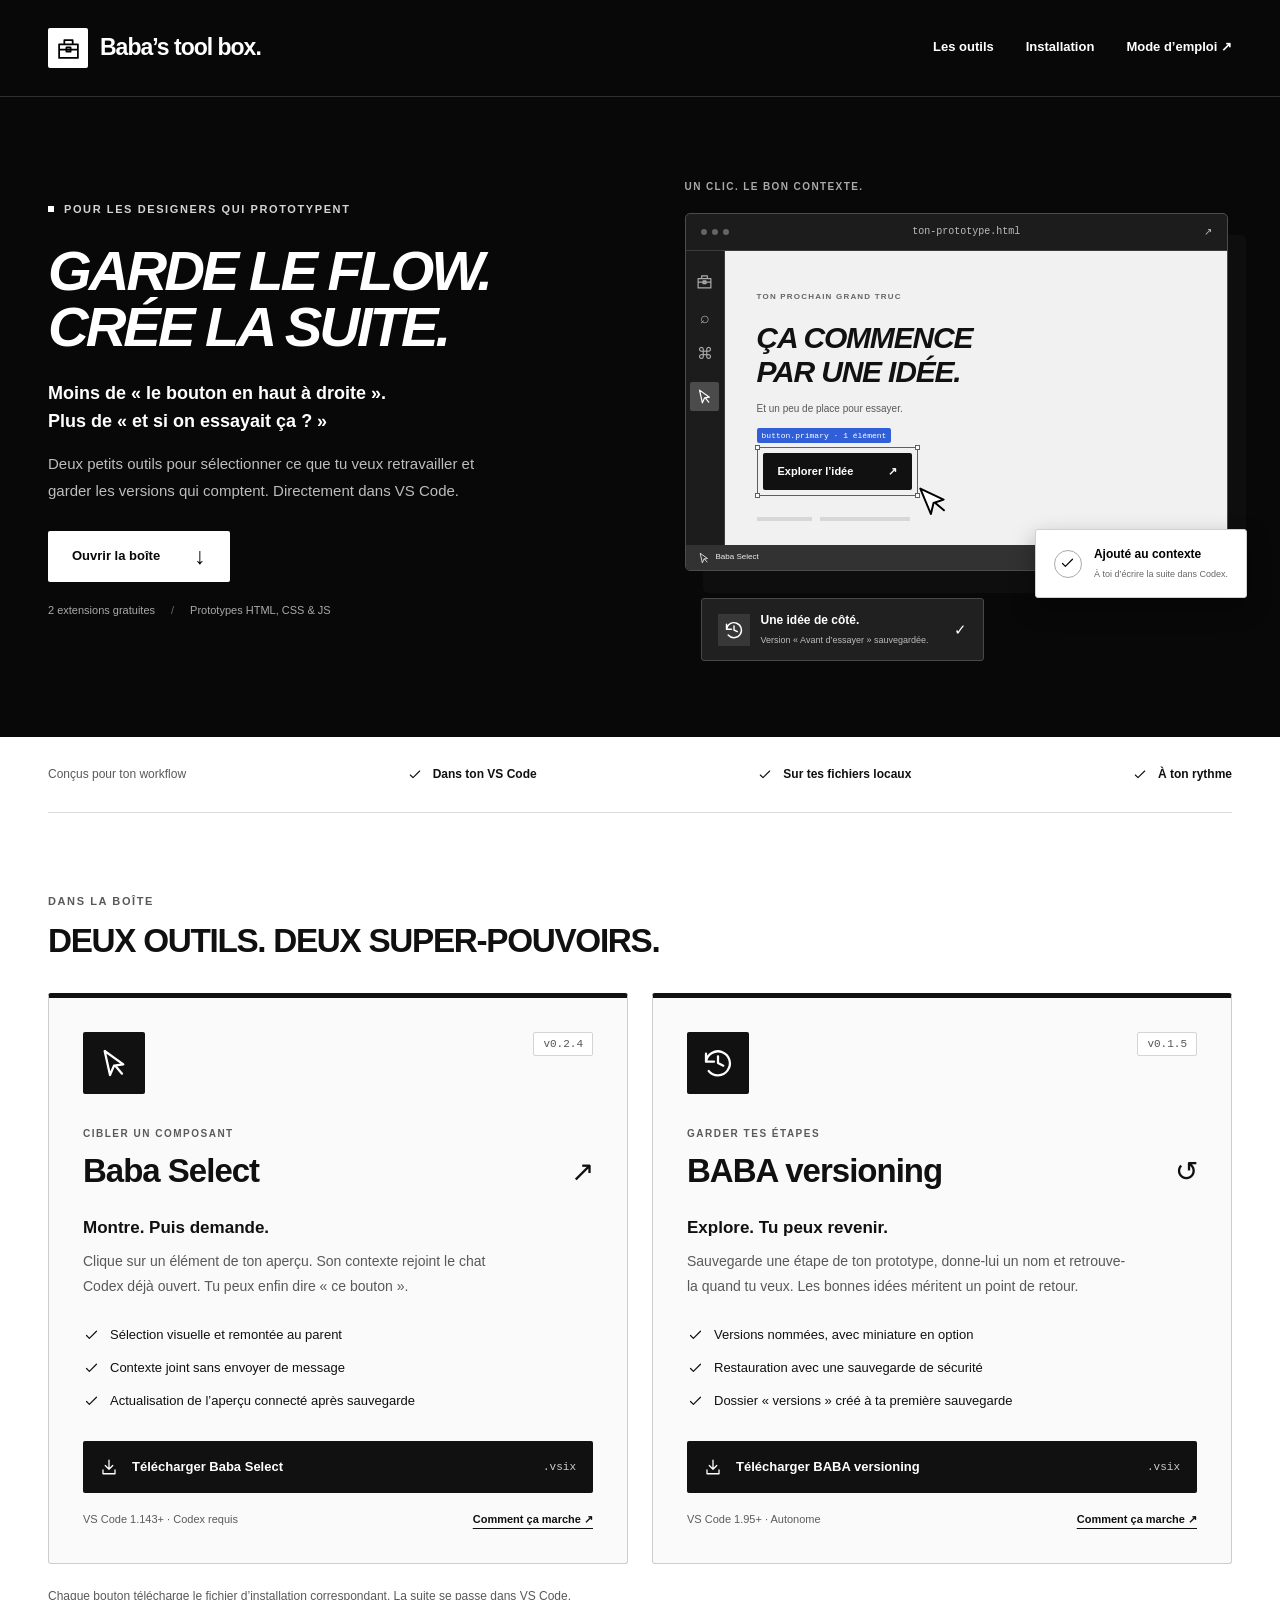
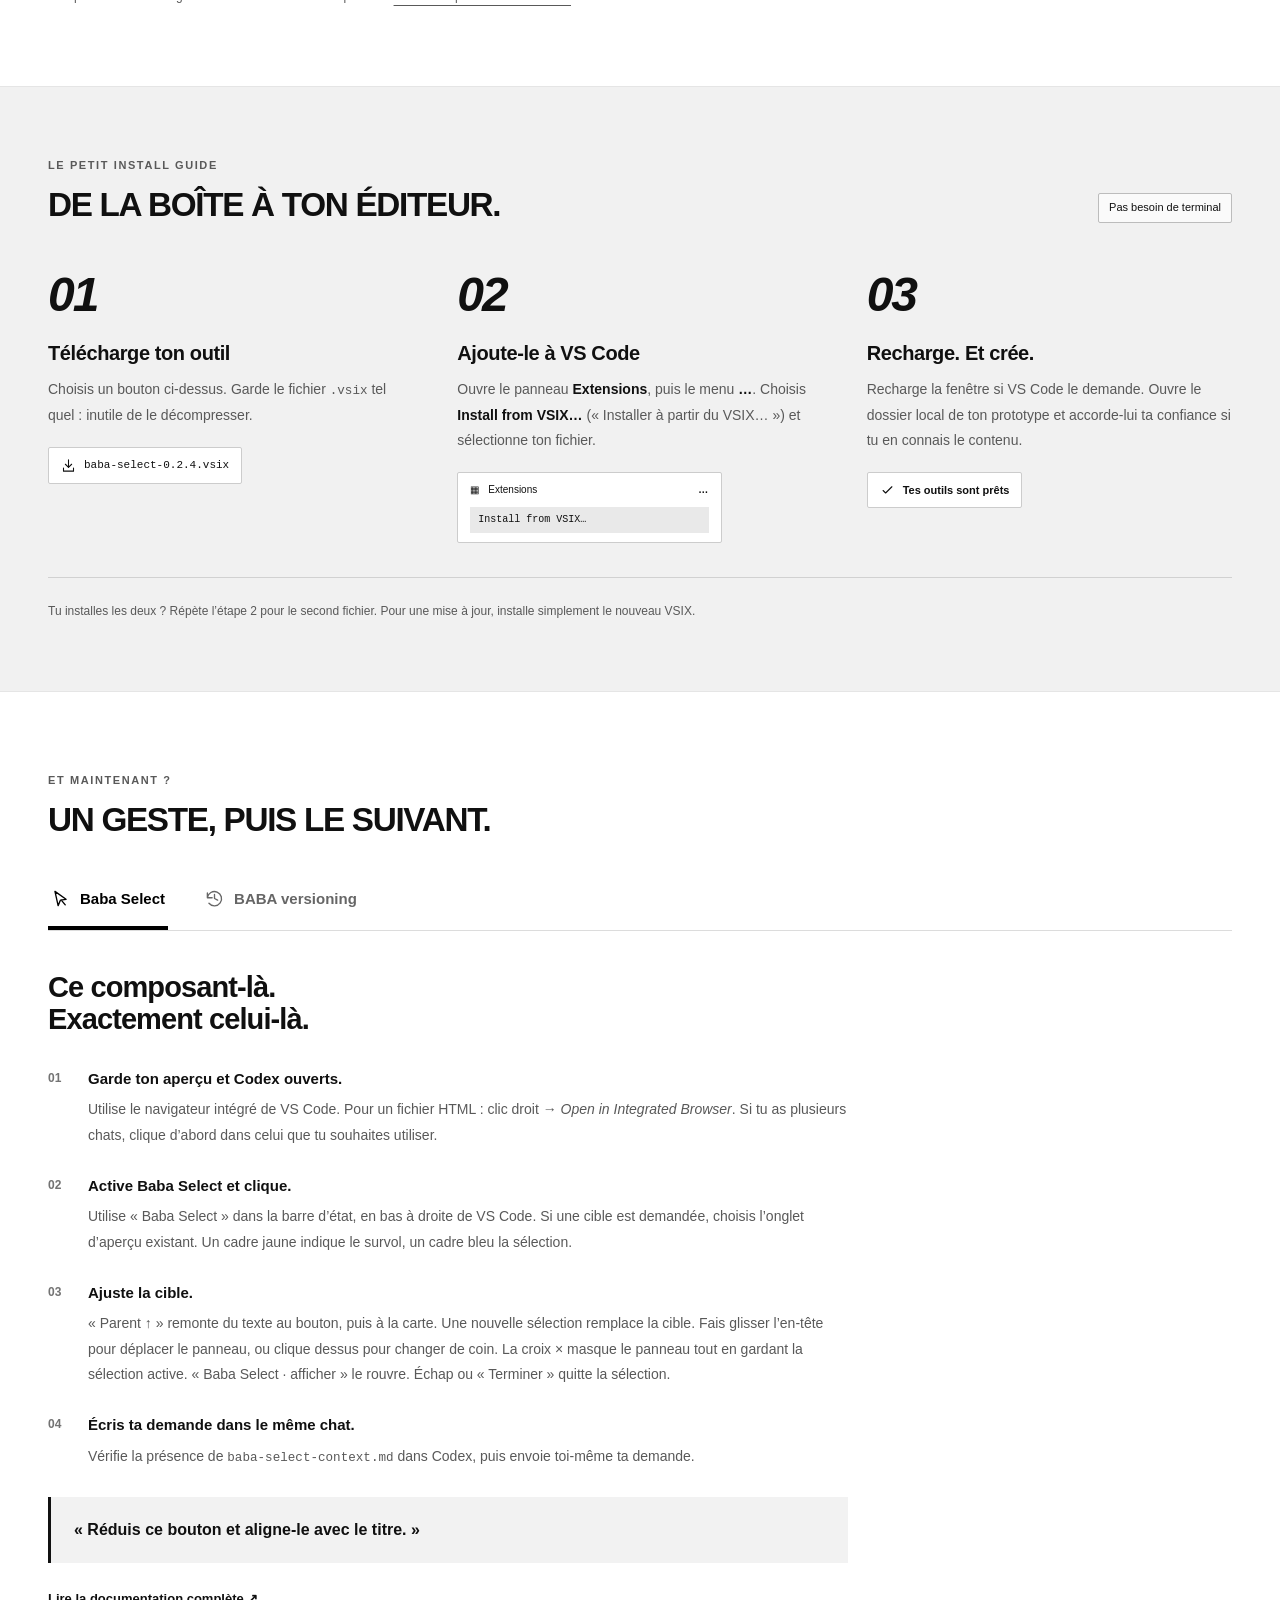
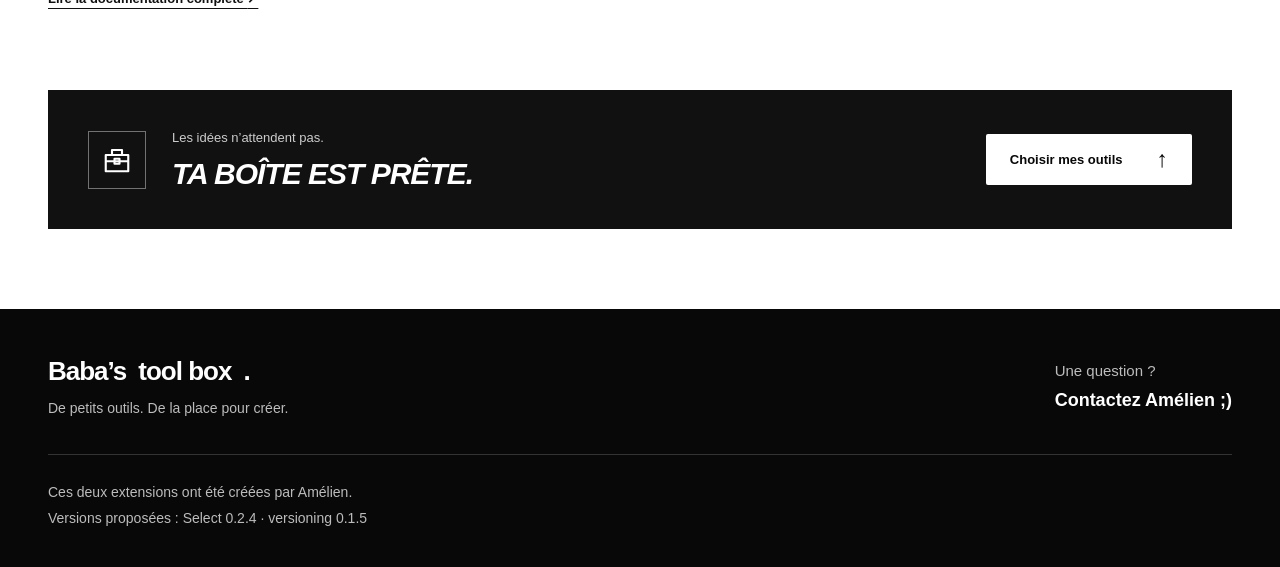
<file: index.html>
<!doctype html>
<html lang="fr">
<head>
  <meta charset="UTF-8">
  <meta name="viewport" content="width=device-width,initial-scale=1">
  <meta name="theme-color" content="#080808">
  <meta name="description" content="La boîte à outils des designers qui prototypent dans VS Code. Télécharge Baba Select et BABA versioning, puis découvre comment les installer et les utiliser.">
  <meta property="og:title" content="Baba's tool box — Garde le flow. Crée la suite.">
  <meta property="og:description" content="Deux extensions gratuites pour cibler un composant avec Codex et garder les versions de tes prototypes.">
  <meta property="og:type" content="website">
  <title>Baba's tool box — Des idées aux prototypes</title>
  <link rel="icon" href="./favicon.svg" type="image/svg+xml">
  <link rel="stylesheet" href="./styles.css">
  <script src="./app.js" defer></script>
</head>
<body>
<a class="skip" href="#contenu">Aller au contenu</a>
<svg class="svg-defs" xmlns="http://www.w3.org/2000/svg" aria-hidden="true"><defs>
  <symbol id="toolbox" viewBox="0 0 24 24"><path d="M8 7V4h8v3M3 8h18v13H3zM3 13h18M10 11h4v4h-4z"/></symbol>
  <symbol id="cursor" viewBox="0 0 24 24"><path d="m5 3 14 10-7 1-3 7zM13 14l5 6"/></symbol>
  <symbol id="history" viewBox="0 0 24 24"><path d="M3 11a9 9 0 1 1 2 7M3 5v6h6M12 7v5l4 2"/></symbol>
  <symbol id="download" viewBox="0 0 24 24"><path d="M12 3v12m-5-5 5 5 5-5M4 16v5h16v-5"/></symbol>
  <symbol id="arrow" viewBox="0 0 24 24"><path d="M4 12h16m-6-6 6 6-6 6"/></symbol>
  <symbol id="check" viewBox="0 0 24 24"><path d="m5 12 4 4L19 6"/></symbol>
  <symbol id="plus" viewBox="0 0 24 24"><path d="M12 4v16M4 12h16"/></symbol>
</defs></svg>
<div class="masthead"><header class="site-header wrap">
  <a href="#" class="brand" aria-label="Baba's tool box, accueil"><span class="brand-mark"><svg aria-hidden="true"><use href="#toolbox"/></svg></span><span>Baba’s <b>tool box</b><span class="brand-dot">.</span></span></a>
  <nav aria-label="Navigation principale"><a href="#outils">Les outils</a><a href="#installation">Installation</a><a href="#mode-emploi">Mode d’emploi <span aria-hidden="true">↗</span></a></nav>
</header></div>
<main id="contenu">
  <div class="hero-band"><section class="hero wrap" aria-labelledby="hero-title">
    <div class="hero-copy">
      <p class="eyebrow"><span class="live-dot" aria-hidden="true"></span> POUR LES DESIGNERS QUI PROTOTYPENT</p>
      <h1 id="hero-title">Garde le flow.<br><em>Crée la suite.</em></h1>
      <p class="hero-intro">Moins de « le bouton en haut à droite ».<br>Plus de « et si on essayait ça ? »</p>
      <p class="hero-description">Deux petits outils pour sélectionner ce que tu veux retravailler et garder les versions qui comptent. Directement dans VS Code.</p>
      <a class="button primary" href="#outils">Ouvrir la boîte <span aria-hidden="true">↓</span></a>
      <div class="hero-meta"><span>2 extensions gratuites</span><span>Prototypes HTML, CSS & JS</span></div>
    </div>
    <div class="hero-art" aria-label="Illustration d’un composant sélectionné et de versions sauvegardées" role="img">
      <span class="art-note">Un clic. Le bon contexte.</span>
      <div class="mock-window">
        <div class="mock-title"><span class="traffic" aria-hidden="true"><i></i><i></i><i></i></span><span>ton-prototype.html</span><span aria-hidden="true">↗</span></div>
        <div class="mock-content"><div class="mock-sidebar" aria-hidden="true"><svg aria-hidden="true"><use href="#toolbox"/></svg><span>⌕</span><span>⌘</span><svg class="side-active"><use href="#cursor"/></svg></div>
          <div class="mock-page"><span class="mini-tag">TON PROCHAIN GRAND TRUC</span><h2>Ça commence<br>par une idée<span>.</span></h2><p>Et un peu de place pour essayer.</p><div class="mock-selection"><span class="selection-label">button.primary · 1 élément</span><span class="mock-cta">Explorer l’idée <span>↗</span></span><i class="handle tl"></i><i class="handle tr"></i><i class="handle bl"></i><i class="handle br"></i></div><svg class="big-cursor" aria-hidden="true"><use href="#cursor"/></svg><div class="mock-lines"><i></i><i></i></div></div>
        </div>
        <div class="mock-status"><svg aria-hidden="true"><use href="#cursor"/></svg> Baba Select <span>Contexte prêt ✓</span></div>
      </div>
      <div class="context-float"><span class="float-icon"><svg aria-hidden="true"><use href="#check"/></svg></span><div><strong>Ajouté au contexte</strong><span>À toi d’écrire la suite dans Codex.</span></div></div>
      <div class="history-float"><span class="history-icon"><svg aria-hidden="true"><use href="#history"/></svg></span><div><strong>Une idée de côté.</strong><span>Version « Avant d’essayer » sauvegardée.</span></div><span class="history-tick">✓</span></div>
    </div>
  </section></div>
  <div class="principles wrap"><span>Conçus pour ton workflow</span><span><svg aria-hidden="true"><use href="#check"/></svg> Dans ton VS Code</span><span><svg aria-hidden="true"><use href="#check"/></svg> Sur tes fichiers locaux</span><span><svg aria-hidden="true"><use href="#check"/></svg> À ton rythme</span></div>

  <section id="outils" class="tools-section wrap" aria-labelledby="tools-title">
    <div class="section-heading"><div><p class="eyebrow">DANS LA BOÎTE</p><h2 id="tools-title">Deux outils. Deux super-pouvoirs.</h2></div></div>
    <div class="tools-grid">
      <article class="tool-card select-card">
        <div class="tool-top"><span class="tool-icon"><svg aria-hidden="true"><use href="#cursor"/></svg></span><span class="version">v0.2.4</span></div>
        <p class="tool-category">CIBLER UN COMPOSANT</p><h3>Baba Select<span>↗</span></h3>
        <p class="tool-promise">Montre. Puis demande.</p><p class="tool-description">Clique sur un élément de ton aperçu. Son contexte rejoint le chat Codex déjà ouvert. Tu peux enfin dire « ce bouton ».</p>
        <ul class="feature-list"><li><svg aria-hidden="true"><use href="#check"/></svg> Sélection visuelle et remontée au parent</li><li><svg aria-hidden="true"><use href="#check"/></svg> Contexte joint sans envoyer de message</li><li><svg aria-hidden="true"><use href="#check"/></svg> Actualisation de l’aperçu connecté après sauvegarde</li></ul>
        <div class="tool-bottom"><a class="button download" href="./downloads/baba-select-0.2.4.vsix" download="baba-select-0.2.4.vsix" data-download="select"><svg aria-hidden="true"><use href="#download"/></svg> Télécharger Baba Select <span>.vsix</span></a><div class="tool-links"><span>VS Code 1.143+ · Codex requis</span><a href="#mode-emploi" data-open-guide="select">Comment ça marche <span aria-hidden="true">↗</span></a></div></div>
      </article>
      <article class="tool-card versioning-card">
        <div class="tool-top"><span class="tool-icon"><svg aria-hidden="true"><use href="#history"/></svg></span><span class="version">v0.1.5</span></div>
        <p class="tool-category">GARDER TES ÉTAPES</p><h3>BABA versioning<span>↺</span></h3>
        <p class="tool-promise">Explore. Tu peux revenir.</p><p class="tool-description">Sauvegarde une étape de ton prototype, donne-lui un nom et retrouve-la quand tu veux. Les bonnes idées méritent un point de retour.</p>
        <ul class="feature-list"><li><svg aria-hidden="true"><use href="#check"/></svg> Versions nommées, avec miniature en option</li><li><svg aria-hidden="true"><use href="#check"/></svg> Restauration avec une sauvegarde de sécurité</li><li><svg aria-hidden="true"><use href="#check"/></svg> Dossier « versions » créé à ta première sauvegarde</li></ul>
        <div class="tool-bottom"><a class="button download" href="./downloads/baba-versioning-0.1.5.vsix" download="baba-versioning-0.1.5.vsix" data-download="versioning"><svg aria-hidden="true"><use href="#download"/></svg> Télécharger BABA versioning <span>.vsix</span></a><div class="tool-links"><span>VS Code 1.95+ · Autonome</span><a href="#mode-emploi" data-open-guide="versioning">Comment ça marche <span aria-hidden="true">↗</span></a></div></div>
      </article>
    </div>
    <p class="download-note">Chaque bouton télécharge le fichier d’installation correspondant. <a href="#installation">La suite se passe dans VS Code.</a></p>
    <p id="download-status" class="sr-only" role="status" aria-live="polite"></p>
  </section>

  <section id="installation" class="install-section" aria-labelledby="install-title"><div class="wrap">
    <div class="section-heading"><div><p class="eyebrow">LE PETIT INSTALL GUIDE</p><h2 id="install-title">De la boîte à ton éditeur.</h2></div><span class="pill">Pas besoin de terminal</span></div>
    <ol class="install-steps">
      <li><span class="step-number">01</span><h3>Télécharge ton outil</h3><p>Choisis un bouton ci-dessus. Garde le fichier <code>.vsix</code> tel quel : inutile de le décompresser.</p><span class="file-chip"><svg aria-hidden="true"><use href="#download"/></svg> baba-select-0.2.4.vsix</span></li>
      <li><span class="step-number">02</span><h3>Ajoute-le à VS Code</h3><p>Ouvre le panneau <strong>Extensions</strong>, puis le menu <strong>…</strong>. Choisis <strong>Install from VSIX…</strong> (« Installer à partir du VSIX… ») et sélectionne ton fichier.</p><div class="menu-sketch"><span aria-hidden="true">▦</span> Extensions <b>…</b><span class="menu-option">Install from VSIX…</span></div></li>
      <li><span class="step-number">03</span><h3>Recharge. Et crée.</h3><p>Recharge la fenêtre si VS Code le demande. Ouvre le dossier local de ton prototype et accorde-lui ta confiance si tu en connais le contenu.</p><span class="ready-chip"><svg aria-hidden="true"><use href="#check"/></svg> Tes outils sont prêts</span></li>
    </ol>
    <div class="install-footnote"><p>Tu installes les deux ? Répète l’étape 2 pour le second fichier. Pour une mise à jour, installe simplement le nouveau VSIX.</p></div>
  </div></section>

  <section id="mode-emploi" class="guide-section wrap" aria-labelledby="guide-title">
    <div class="section-heading"><div><p class="eyebrow">ET MAINTENANT ?</p><h2 id="guide-title">Un geste, puis le suivant.</h2></div></div>
    <div class="guide-tabs" role="tablist" aria-label="Choisir le tutoriel"><button type="button" id="tab-select" role="tab" aria-controls="panel-select" aria-selected="true" tabindex="0"><svg aria-hidden="true"><use href="#cursor"/></svg> Baba Select</button><button type="button" id="tab-versioning" role="tab" aria-controls="panel-versioning" aria-selected="false" tabindex="-1"><svg aria-hidden="true"><use href="#history"/></svg> BABA versioning</button></div>
    <div id="panel-select" role="tabpanel" aria-labelledby="tab-select" class="guide-panel">
      <div class="recipe"><h3>Ce composant-là.<br>Exactement celui-là.</h3><ol><li><strong>Garde ton aperçu et Codex ouverts.</strong><p>Utilise le navigateur intégré de VS Code. Pour un fichier HTML : clic droit → <em>Open in Integrated Browser</em>. Si tu as plusieurs chats, clique d’abord dans celui que tu souhaites utiliser.</p></li><li><strong>Active Baba Select et clique.</strong><p>Utilise « Baba Select » dans la barre d’état, en bas à droite de VS Code. Si une cible est demandée, choisis l’onglet d’aperçu existant. Un cadre jaune indique le survol, un cadre bleu la sélection.</p></li><li><strong>Ajuste la cible.</strong><p>« Parent ↑ » remonte du texte au bouton, puis à la carte. Une nouvelle sélection remplace la cible. Fais glisser l’en-tête pour déplacer le panneau, ou clique dessus pour changer de coin. La croix × masque le panneau tout en gardant la sélection active. « Baba Select · afficher » le rouvre. Échap ou « Terminer » quitte la sélection.</p></li><li><strong>Écris ta demande dans le même chat.</strong><p>Vérifie la présence de <code>baba-select-context.md</code> dans Codex, puis envoie toi-même ta demande.</p></li></ol><blockquote>« Réduis ce bouton et aligne-le avec le titre. »</blockquote><a class="text-link" href="./docs/baba-select.md" target="_blank" rel="noopener">Lire la documentation complète <span aria-hidden="true">↗</span></a></div>
    </div>
    <div id="panel-versioning" role="tabpanel" aria-labelledby="tab-versioning" class="guide-panel" hidden>
      <div class="recipe"><h3>Laisse une trace.<br>Ose la prochaine idée.</h3><ol><li><strong>Ouvre le bon dossier.</strong></li><li><strong>Crée ton premier point de sauvegarde.</strong><p>Dans la barre latérale à gauche de VS Code, clique sur l’icône en forme de pendule avec une flèche pour ouvrir BABA versioning. Clique ensuite sur « Sauvegarder une version ». Donne-lui un nom, une description et, si tu veux, une miniature.</p></li><li><strong>Continue à explorer.</strong><p>Le dossier <code>versions</code> apparaît à la première sauvegarde réussie. Enregistrer ton fichier source ne crée pas de nouvelle version : tu choisis chaque étape à conserver.</p></li><li><strong>Reviens ou pars dans une autre direction.</strong><p>« Restaurer » remet le projet dans l’état choisi et conserve d’abord l’état actuel dans une version de sécurité. « Créer une variante » crée une copie indépendante.</p></li></ol><div class="recipe-callout"><svg aria-hidden="true"><use href="#history"/></svg><p>Avant une restauration, mets en pause Codex et les autres outils qui écrivent dans le projet.</p></div><a class="text-link" href="./docs/baba-versioning.md" target="_blank" rel="noopener">Lire la documentation complète <span aria-hidden="true">↗</span></a></div>
    </div>
    <noscript><p class="noscript-note">Les téléchargements et l’installation fonctionnent sans JavaScript. Pour le second tutoriel, consulte la <a href="./docs/baba-versioning.md">documentation BABA versioning</a>.</p></noscript>
  </section>

  <section class="closing wrap"><span class="closing-icon"><svg aria-hidden="true"><use href="#toolbox"/></svg></span><div><p>Les idées n’attendent pas.</p><h2>Ta boîte est prête.</h2></div><a class="button primary" href="#outils">Choisir mes outils <span aria-hidden="true">↑</span></a></section>
</main>
<div class="footer-band"><footer class="site-footer wrap"><div><a class="brand" href="#">Baba’s <b>tool box</b><span class="brand-dot">.</span></a><p>De petits outils. De la place pour créer.</p></div><p class="footer-contact">Une question ?<br><strong>Contactez Amélien ;)</strong></p><p class="footer-small">Ces deux extensions ont été créées par Amélien.<br>Versions proposées : Select 0.2.4 · versioning 0.1.5</p></footer></div>
</body>
</html>
</file>
<file: styles.css>
:root {
  --paper: #fff;
  --ink: #101010;
  --muted: #595959;
  --line: #dcdcdc;
  --night: #080808;
  --focus: #2859e2;
  --font: Arial, Helvetica, sans-serif;
  --display: "Arial Black", "Helvetica Neue", Arial, sans-serif;
}
* { box-sizing: border-box; }
html { scroll-behavior: smooth; scroll-padding-top: 28px; }
body { margin: 0; background: var(--paper); color: var(--ink); font-family: var(--font); font-size: 16px; line-height: 1.6; -webkit-font-smoothing: antialiased; }
button, a { touch-action: manipulation; -webkit-tap-highlight-color: transparent; }
button { font: inherit; color: inherit; cursor: pointer; }
a { color: inherit; text-underline-offset: 5px; }
a:focus-visible, button:focus-visible { outline: 3px solid var(--focus); outline-offset: 5px; }
.masthead a:focus-visible, .hero-band a:focus-visible, .footer-band a:focus-visible, .closing a:focus-visible { outline-color: #91b6ff; }
svg { width: 24px; height: 24px; fill: none; stroke: currentColor; stroke-width: 1.7; stroke-linecap: round; stroke-linejoin: round; flex-shrink: 0; }
h1, h2, h3, h4, p { margin: 0; }
h1, h2, h3, h4 { line-height: 1.12; }
[hidden] { display: none !important; }
.svg-defs { position: absolute; width: 0; height: 0; overflow: hidden; }
.wrap { width: min(1240px, calc(100% - 96px)); margin-inline: auto; }
.sr-only, .skip:not(:focus) { position: absolute; width: 1px; height: 1px; padding: 0; margin: -1px; overflow: hidden; clip: rect(0,0,0,0); white-space: nowrap; border: 0; }
.skip:focus { position: fixed; top: 12px; left: 12px; padding: 12px 18px; background: white; color: black; z-index: 100; }
.masthead { background: var(--night); color: white; border-bottom: 1px solid #303030; }
.site-header { min-height: 96px; display: flex; align-items: center; justify-content: space-between; gap: 32px; padding-block: 18px; }
.brand { display: flex; align-items: center; gap: 12px; text-decoration: none; font-size: 23px; line-height: 1.1; letter-spacing: -1px; font-weight: 700; white-space: nowrap; }
.brand b { font-family: var(--display); font-weight: 900; }
.brand-dot { color: inherit; }
.brand-mark { display: grid; place-items: center; height: 40px; width: 40px; background: white; color: black; border-radius: 2px; }
.brand-mark svg { width: 25px; height: 25px; }
nav { display: flex; align-items: center; gap: 32px; font-size: 13px; font-weight: 700; }
nav a { text-decoration: none; padding-block: 10px; border-bottom: 2px solid transparent; }
nav a:hover { border-bottom-color: white; }
.hero-band { background: var(--night); color: white; overflow: hidden; }
.hero { display: grid; grid-template-columns: 1.06fr 1fr; gap: 48px; align-items: center; padding-block: 76px 90px; min-height: 640px; }
.eyebrow { font-size: 11px; letter-spacing: 1.6px; font-weight: 700; line-height: 1.5; display: flex; align-items: center; gap: 10px; }
.hero .eyebrow { color: #d4d4d4; }
.live-dot { width: 6px; height: 6px; background: white; }
.hero h1 { font-family: var(--display); font-size: clamp(44px, 4.4vw, 66px); font-style: italic; text-transform: uppercase; font-weight: 900; line-height: 1; letter-spacing: -3px; margin: 26px 0 24px; }
.hero h1 em { font: inherit; color: #fff; }
.hero-intro { font-size: 18px; line-height: 1.55; font-weight: 700; }
.hero-description { max-width: 465px; color: #bdbdbd; font-size: 15px; line-height: 1.75; margin: 16px 0 27px; }
.button { display: inline-flex; align-items: center; justify-content: center; gap: 14px; min-height: 50px; border: 1px solid transparent; border-radius: 2px; padding: 13px 23px; text-decoration: none; font-size: 13px; line-height: 1.4; font-weight: 700; transition: background .16s, color .16s; }
.button.primary { background: white; color: #080808; }
.button.primary:hover { background: #dedede; }
.button.primary > span { font-size: 23px; line-height: 1; margin-left: 20px; }
.hero-meta { display: flex; flex-wrap: wrap; gap: 8px 16px; margin-top: 20px; color: #aaa; font-size: 11px; }
.hero-meta span + span::before { content: "/"; margin-right: 16px; color: #676767; }
/* The existing prototype illustration is decorative, not an interactive demo. */
.hero-art { position: relative; display: flex; align-items: center; min-height: 425px; padding: 34px 4px 70px; }
.art-note { position: absolute; top: 0; left: 4px; font-size: 10px; font-weight: 700; letter-spacing: 1.4px; text-transform: uppercase; color: #aaa; }
.mock-window { width: 100%; border: 1px solid #4c4c4c; border-radius: 5px; overflow: hidden; background: #1c1c1c; box-shadow: 18px 22px 0 #ffffff06; }
.mock-title { height: 37px; display: flex; align-items: center; justify-content: space-between; gap: 12px; padding-inline: 15px; font: 10px ui-monospace, monospace; color: #bdbdbd; border-bottom: 1px solid #3c3c3c; }
.traffic { display: flex; gap: 5px; }
.traffic i { width: 6px; height: 6px; background: #646464; border-radius: 50%; }
.mock-content { display: flex; min-height: 280px; }
.mock-sidebar { width: 39px; display: flex; flex-direction: column; align-items: center; gap: 20px; padding-top: 22px; border-right: 1px solid #3c3c3c; color: #aaa; }
.mock-sidebar svg { width: 17px; height: 17px; }
.mock-sidebar > span { line-height: 1; }
.mock-sidebar .side-active { color: white; background: #4b4b4b; padding: 6px; box-sizing: content-box; border-radius: 2px; }
.mock-page { position: relative; min-width: 0; flex: 1; padding: 30px 32px 24px; background: #f1f1f1; color: #111; }
.mini-tag { font-size: 8px; font-weight: 700; letter-spacing: 1.2px; color: #656565; }
.mock-page h2 { font-family: var(--display); font-size: 30px; text-transform: uppercase; font-style: italic; font-weight: 900; letter-spacing: -1.2px; margin: 15px 0 12px; }
.mock-page > p { color: #595959; font-size: 10px; }
.mock-selection { position: relative; display: inline-block; margin-top: 30px; border: 1px solid #315fd8; padding: 5px; }
.mock-cta { display: flex; align-items: center; gap: 35px; padding: 10px 15px; background: #111; color: white; font-size: 11px; font-weight: 700; border-radius: 2px; }
.selection-label { position: absolute; bottom: calc(100% + 5px); left: -1px; white-space: nowrap; background: #315fd8; color: white; padding: 3px 5px; border-radius: 2px; font: 8px ui-monospace, monospace; }
.handle { width: 5px; height: 5px; background: white; border: 1px solid #315fd8; position: absolute; }
.tl { top: -3px; left: -3px; }.tr { top: -3px; right: -3px; }.bl { bottom: -3px; left: -3px; }.br { bottom: -3px; right: -3px; }
.big-cursor { position: absolute; width: 36px; height: 36px; bottom: 27px; left: 190px; fill: white; stroke: black; stroke-width: 1.3; transform: rotate(-10deg); }
.mock-lines { display: flex; gap: 8px; margin-top: 21px; }
.mock-lines i { height: 4px; width: 55px; background: #d7d7d7; }
.mock-lines i:last-child { width: 90px; }
.mock-status { height: 25px; display: flex; align-items: center; gap: 6px; padding-inline: 12px; background: #323232; font-size: 8px; color: #eee; }
.mock-status svg { width: 12px; height: 12px; }
.mock-status > span { margin-left: auto; }
.context-float { position: absolute; right: -15px; bottom: 43px; display: flex; align-items: center; gap: 12px; padding: 16px 18px; background: white; color: black; border: 1px solid #d0d0d0; border-radius: 3px; box-shadow: 0 10px 25px #0005; }
.float-icon { display: grid; place-items: center; width: 28px; height: 28px; border: 1px solid #aaa; border-radius: 50%; }
.float-icon svg { width: 17px; height: 17px; }
.context-float strong, .history-float strong { display: block; font-size: 12px; line-height: 1.4; font-weight: 700; }
.context-float div > span, .history-float div > span { display: block; margin-top: 4px; font-size: 9px; color: #666; }
.history-float { position: absolute; left: 20px; bottom: -20px; display: flex; align-items: center; gap: 11px; padding: 13px 16px; border: 1px solid #484848; border-radius: 3px; background: #202020; color: #fff; }
.history-float div > span { color: #bcbcbc; }
.history-icon { display: grid; place-items: center; width: 32px; height: 32px; background: #373737; }
.history-icon svg { width: 20px; height: 20px; }
.history-tick { margin-left: 15px; color: white; font-size: 15px; }
.principles { display: flex; align-items: center; justify-content: space-between; gap: 20px; border-bottom: 1px solid var(--line); padding-block: 28px; font-size: 12px; font-weight: 700; }
.principles > span { display: flex; align-items: center; gap: 10px; }
.principles > span:first-child { font-weight: 400; color: var(--muted); }
.principles svg { height: 16px; width: 16px; }
.tools-section { padding-block: 80px; }
.section-heading { display: flex; align-items: flex-end; justify-content: space-between; gap: 25px; margin-bottom: 34px; }
.section-heading .eyebrow { color: var(--muted); }
.section-heading h2 { font-family: var(--display); font-size: clamp(28px, 2.6vw, 38px); font-weight: 900; text-transform: uppercase; letter-spacing: -1.3px; margin-top: 12px; }
.tools-grid { display: grid; grid-template-columns: 1fr 1fr; gap: 24px; }
.tool-card { display: flex; flex-direction: column; padding: 34px; border: 1px solid #cdcdcd; border-top: 5px solid #111; border-radius: 3px; background: #fafafa; }
.tool-top { display: flex; align-items: flex-start; justify-content: space-between; margin-bottom: 32px; }
.tool-icon { display: grid; place-items: center; width: 62px; height: 62px; background: #111; color: white; border-radius: 2px; }
.tool-icon svg { width: 32px; height: 32px; }
.version { border: 1px solid #d4d4d4; border-radius: 2px; padding: 3px 9px; font: 11px/1.5 ui-monospace, monospace; color: #555; background: white; }
.tool-category { color: #5a5a5a; font-size: 10px; font-weight: 700; letter-spacing: 1.5px; }
.tool-card h3 { display: flex; align-items: center; justify-content: space-between; gap: 12px; font-size: 33px; font-weight: 800; letter-spacing: -1px; margin: 11px 0 24px; }
.tool-card h3 > span { font-size: 28px; font-weight: 400; }
.tool-promise { font-size: 17px; font-weight: 700; margin-bottom: 8px; }
.tool-description { font-size: 14px; color: var(--muted); line-height: 1.75; max-width: 440px; }
.feature-list { padding: 0; margin: 27px 0 30px; list-style: none; display: grid; gap: 12px; font-size: 13px; }
.feature-list li { display: flex; align-items: flex-start; gap: 10px; }
.feature-list svg { width: 17px; height: 17px; margin-top: 2px; }
.tool-bottom { margin-top: auto; }
.button.download { background: #111; color: white; width: 100%; min-height: 52px; padding-inline: 16px; justify-content: flex-start; }
.button.download:hover { background: #363636; }
.download svg { width: 18px; height: 18px; }
.download > span { margin-left: auto; font: 11px ui-monospace, monospace; color: #ccc; }
.tool-links { display: flex; justify-content: space-between; flex-wrap: wrap; gap: 12px; font-size: 11px; margin-top: 18px; }
.tool-links > span { color: #5c5c5c; }
.tool-links > a { font-weight: 700; }
.download-note { color: var(--muted); font-size: 12px; margin-top: 23px; }
.install-section { background: #f1f1f1; padding-block: 70px; border-block: 1px solid #e5e5e5; }
.pill { border: 1px solid #bcbcbc; padding: 5px 10px; border-radius: 2px; font-size: 11px; white-space: nowrap; background: #fafafa; }
.install-steps { list-style: none; display: grid; grid-template-columns: repeat(3, 1fr); gap: 44px; margin: 48px 0 34px; padding: 0; }
.install-steps > li { position: relative; min-width: 0; }
.step-number { font-family: var(--display); font-size: 48px; font-weight: 900; font-style: italic; letter-spacing: -2px; line-height: 1; }
.install-steps h3 { font-size: 20px; letter-spacing: -.4px; margin: 23px 0 13px; }
.install-steps p { color: var(--muted); font-size: 14px; line-height: 1.8; }
.install-steps strong { color: var(--ink); }
code { font-family: ui-monospace, SFMono-Regular, Consolas, monospace; font-size: .9em; overflow-wrap: anywhere; }
.file-chip, .ready-chip { display: inline-flex; align-items: center; gap: 8px; font: 11px/1.5 ui-monospace, monospace; padding: 9px 12px; border: 1px solid #ccc; background: #fff; border-radius: 2px; margin-top: 19px; max-width: 100%; overflow-wrap: anywhere; }
.file-chip svg, .ready-chip svg { width: 15px; height: 15px; }
.ready-chip { font-family: var(--font); font-weight: 700; }
.menu-sketch { font-size: 10px; display: flex; flex-wrap: wrap; align-items: center; gap: 9px; max-width: 265px; padding: 9px 12px; margin-top: 19px; background: white; border: 1px solid #ccc; border-radius: 2px; }
.menu-sketch b { margin-left: auto; letter-spacing: 1px; }
.menu-option { flex-basis: 100%; background: #e9e9e9; font: 10px/1.6 ui-monospace, monospace; padding: 5px 8px; }
.install-footnote { border-top: 1px solid #d1d1d1; padding-top: 24px; font-size: 12px; color: var(--muted); }
.install-footnote p { max-width: 790px; }
.guide-section { padding-block: 80px; }
.guide-tabs { border-bottom: 1px solid var(--line); display: flex; gap: 34px; margin-bottom: 40px; }
.guide-tabs > button { display: flex; align-items: center; gap: 10px; padding: 15px 3px; border: 0; border-bottom: 4px solid transparent; background: none; font-weight: 700; font-size: 15px; color: #666; }
.guide-tabs > button[aria-selected=true] { color: black; border-bottom-color: black; }
.guide-tabs > button:hover { color: black; }
.guide-tabs svg { width: 19px; height: 19px; }
.guide-panel { max-width: 800px; }
.recipe h3 { font-size: 29px; letter-spacing: -.9px; font-weight: 800; margin: 0 0 30px; }
.recipe ol { counter-reset: recipe; list-style: none; padding: 0; margin: 0; display: grid; gap: 25px; }
.recipe li { padding-left: 40px; position: relative; counter-increment: recipe; }
.recipe li::before { content: counter(recipe, decimal-leading-zero); position: absolute; left: 0; top: 0; font-size: 12px; line-height: 24px; font-weight: 700; color: #737373; }
.recipe li strong { font-size: 15px; }
.recipe li p { color: var(--muted); font-size: 14px; line-height: 1.8; margin-top: 6px; }
.recipe blockquote { font-size: 16px; font-weight: 700; line-height: 1.6; background: #f2f2f2; padding: 20px 23px; border-left: 3px solid #111; margin: 28px 0 22px; }
.text-link { font-size: 13px; font-weight: 700; }
.recipe-callout { display: flex; align-items: flex-start; gap: 12px; padding: 20px; margin: 26px 0; background: #f2f2f2; border-left: 3px solid #111; }
.recipe-callout svg { width: 20px; height: 20px; }
.recipe-callout p { font-size: 13px; }
.closing { display: flex; align-items: center; gap: 26px; background: #111; color: white; padding: 38px 40px; margin-bottom: 80px; }
.closing-icon { display: grid; place-items: center; width: 58px; height: 58px; border: 1px solid #727272; flex-shrink: 0; }
.closing-icon svg { width: 30px; height: 30px; }
.closing p { font-size: 13px; color: #ccc; margin-bottom: 8px; }
.closing h2 { font-family: var(--display); text-transform: uppercase; font-style: italic; font-size: 30px; font-weight: 900; letter-spacing: -1px; }
.closing .button { margin-left: auto; white-space: nowrap; }
.footer-band { background: var(--night); color: white; }
.site-footer { display: grid; grid-template-columns: 1fr auto; gap: 34px; align-items: start; padding-block: 48px 35px; }
.site-footer .brand { font-size: 26px; }
.site-footer > div > p { font-size: 14px; margin-top: 12px; color: #bcbcbc; }
.footer-contact { font-size: 15px; line-height: 1.8; color: #bcbcbc; }
.footer-contact strong { font-size: 18px; color: white; }
.footer-small { grid-column: 1/-1; border-top: 1px solid #333; padding-top: 24px; color: #bcbcbc; font-size: 14px; line-height: 1.9; }
.noscript-note { font-size: 14px; border: 1px solid var(--line); padding: 18px; margin-top: 22px; }
@media (max-width: 1100px) {
  .wrap { width: calc(100% - 56px); }
  .hero { gap: 32px; padding-block: 65px 80px; }
  .hero h1 { font-size: 48px; letter-spacing: -2.5px; }
  .hero-intro { font-size: 16px; }
  .hero-description { font-size: 14px; }
  .mock-page { padding: 28px 23px 25px; }
  .mock-page h2 { font-size: 27px; }
  .context-float { right: -4px; padding: 13px; }
  .history-float { left: 5px; padding: 12px; }
  .tool-card { padding: 28px; }
  .tool-card h3 { font-size: 29px; }
  .install-steps { gap: 30px; }
  .closing { padding: 32px; }
  .closing h2 { font-size: 25px; }
  nav { gap: 24px; }
}
@media (max-width: 860px) {
  .hero { grid-template-columns: 1fr; gap: 42px; padding-block: 55px 75px; }
  .hero h1 { font-size: clamp(48px, 8vw, 66px); }
  .hero-copy { max-width: 620px; }
  .hero-description { max-width: 540px; }
  .hero-art { width: min(520px, 100%); justify-self: center; }
  .mock-page h2 { font-size: 32px; }
  .site-header { flex-wrap: wrap; gap: 12px; }
  .principles { display: grid; grid-template-columns: 1fr 1fr; gap: 16px; }
  .tools-section, .guide-section { padding-block: 60px; }
  .tools-grid { gap: 18px; }
  .tool-card { padding: 24px; }
  .tool-card h3 { font-size: 26px; }
  .tool-promise { font-size: 15px; }
  .button.download { font-size: 12px; gap: 10px; }
  .tool-links { flex-direction: column; align-items: start; }
  .install-steps { grid-template-columns: 1fr; gap: 30px; }
  .install-steps > li { padding-left: 66px; }
  .step-number { position: absolute; top: 0; left: 0; font-size: 37px; }
  .install-steps h3 { margin-top: 0; }
  .closing { flex-wrap: wrap; }
  .closing .button { margin-left: 84px; }
}
@media (max-width: 600px) {
  .wrap { width: calc(100% - 40px); }
  .site-header { padding-block: 21px 13px; gap: 17px; }
  .brand { font-size: 23px; }
  .brand-mark { height: 34px; width: 34px; }
  .brand-mark svg { height: 23px; width: 23px; }
  nav { width: 100%; justify-content: space-between; gap: 12px; font-size: 12px; }
  nav a { padding-block: 9px; }
  .hero { padding-top: 42px; gap: 40px; }
  .hero .eyebrow { font-size: 9px; letter-spacing: 1px; }
  .hero h1 { font-size: clamp(39px, 9vw, 54px); letter-spacing: -2px; line-height: 1.06; }
  .hero-intro { font-size: 16px; }
  .hero-description { font-size: 14px; }
  .hero-meta { font-size: 10px; gap: 8px 10px; }
  .hero-meta span + span::before { margin-right: 10px; }
  .hero-art { min-height: 425px; }
  .mock-page { padding: 28px 18px 25px; }
  .mock-page h2 { font-size: 27px; }
  .mock-sidebar { width: 33px; }
  .mock-cta { gap: 22px; font-size: 10px; }
  .big-cursor { left: 170px; }
  .context-float { right: 0; bottom: 43px; }
  .history-float { left: 0; bottom: -21px; }
  .principles { font-size: 11px; gap: 16px 12px; padding-block: 25px; }
  .principles > span { gap: 7px; }
  .section-heading h2 { font-size: 28px; line-height: 1.14; letter-spacing: -1px; }
  .tools-grid { grid-template-columns: 1fr; gap: 24px; }
  .tool-card { padding: 27px; }
  .tool-card h3 { font-size: 30px; }
  .tool-promise { font-size: 17px; }
  .tool-links { flex-direction: row; }
  .button.download { font-size: 13px; }
  .install-section { padding-block: 52px; }
  .install-section .section-heading { align-items: start; flex-direction: column; gap: 18px; }
  .install-steps { margin-top: 36px; }
  .install-steps > li { padding-left: 55px; }
  .step-number { font-size: 33px; }
  .guide-tabs { gap: 24px; margin-bottom: 32px; }
  .guide-tabs > button { font-size: 13px; gap: 8px; }
  .recipe h3 { font-size: 27px; }
  .recipe li { padding-left: 33px; }
  .recipe blockquote { font-size: 15px; padding: 18px; }
  .closing { padding: 28px 24px; gap: 18px; margin-bottom: 60px; }
  .closing-icon { width: 46px; height: 46px; }
  .closing-icon svg { width: 26px; height: 26px; }
  .closing h2 { font-size: 24px; }
  .closing .button { width: 100%; margin: 6px 0 0; }
  .site-footer { grid-template-columns: 1fr; gap: 29px; padding-top: 38px; }
}
@media (max-width: 365px) {
  .wrap { width: calc(100% - 32px); }
  .hero h1 { font-size: 37px; }
  .hero-intro { font-size: 14px; }
  .hero-meta { flex-direction: column; }
  .hero-meta span + span::before { display: none; }
  .mock-page { padding-inline: 13px; }
  .mock-page h2 { font-size: 23px; }
  .mock-page > p { font-size: 9px; }
  .mock-cta { gap: 16px; padding: 9px 12px; }
  .big-cursor { left: 145px; }
  .context-float { padding: 11px; }
  .history-float { padding: 11px 10px; gap: 8px; }
  .history-float div > span { font-size: 8px; }
  .history-tick { margin-left: 5px; }
  .tool-card { padding: 22px; }
  .tool-card h3 { font-size: 27px; }
  .button.download { font-size: 11px; padding-inline: 12px; }
  .principles { font-size: 10px; }
  .guide-tabs { gap: 18px; }
  .guide-tabs > button { font-size: 12px; }
  .closing-icon { display: none; }
}
@media (prefers-reduced-motion: reduce) {
  html { scroll-behavior: auto; }
  *, *::before, *::after { transition: none !important; animation: none !important; }
}
@media (forced-colors: active) {
  .tool-card, .mock-window, .closing { border: 1px solid CanvasText; }
  .button { border: 1px solid ButtonText; }
  .guide-tabs > button[aria-selected=true] { border-bottom-color: Highlight; }
}
</file>
